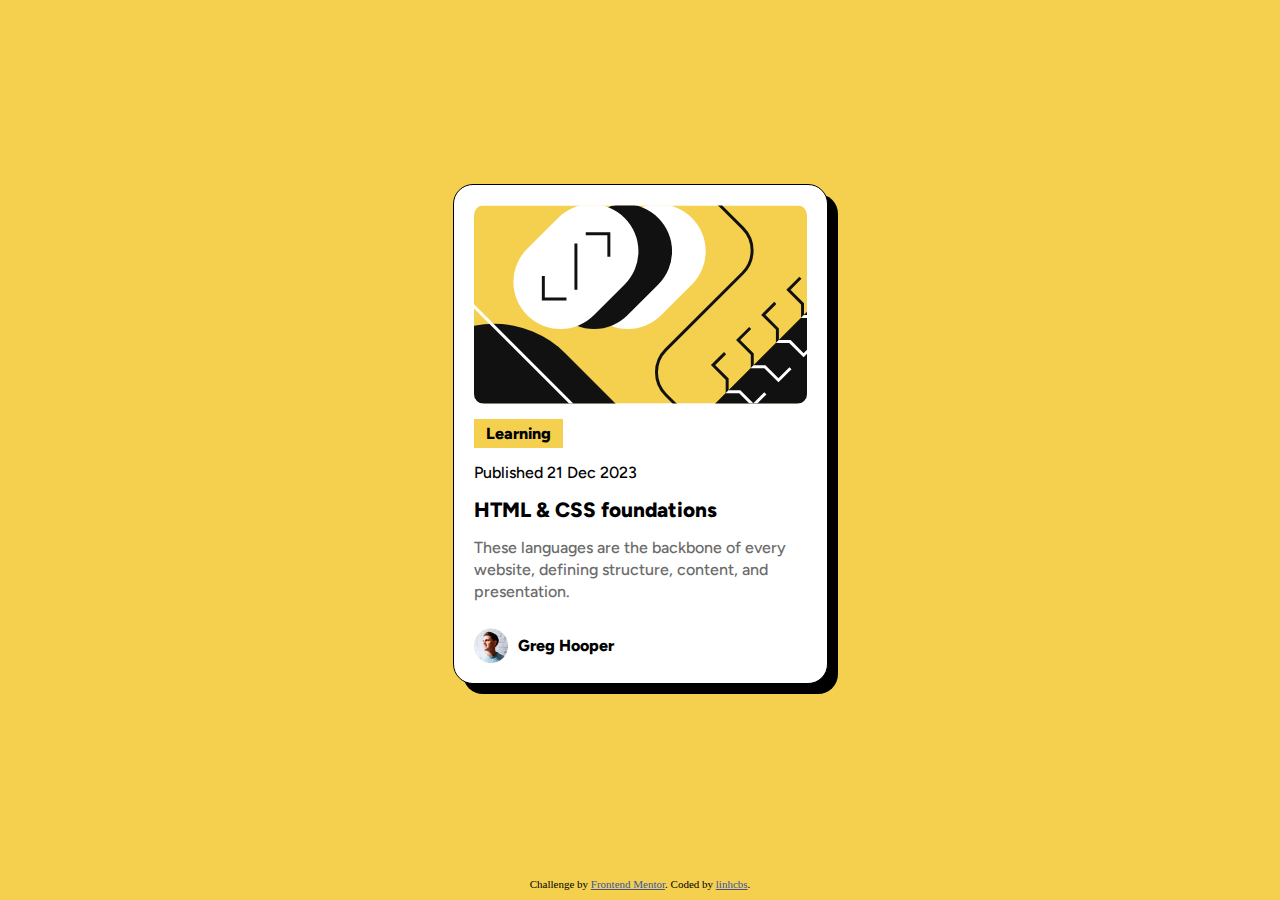
<file: blog-preview-card-main/index.html>
<!DOCTYPE html>
<html lang="en">
  <head>
    <meta charset="UTF-8" />
    <meta name="viewport" content="width=device-width, initial-scale=1.0" />
    <!-- displays site properly based on user's device -->

    <link
      rel="icon"
      type="image/png"
      sizes="32x32"
      href="./assets/images/favicon-32x32.png"
    />

    <title>Frontend Mentor | Blog preview card</title>
    <link rel="stylesheet" href="./style.css" />

    <!-- Feel free to remove these styles or customise in your own stylesheet 👍 -->
    <style>
      .attribution {
        font-size: 11px;
        text-align: center;
      }
      .attribution a {
        color: hsl(228, 45%, 44%);
      }
    </style>
  </head>
  <body>
    <main>
      <div class="card-container">
        <div class="card">
          <img
            class="card__image"
            src="./assets/images/illustration-article.svg"
            alt="illustration-article"
          />
          <div class="card__status figtree-extrabold">
            Learning
          </div>
          <p class="card__publish-date figtree-medium">
            Published 21 Dec 2023
          </p>
          <h3 class="card__title figtree-extrabold">
            HTML & CSS foundations
          </h3>
          <p class="card__introduction figtree-medium">
            These languages are the backbone of every website, defining structure, content, and
            presentation.
          </p>
          <div class="card__author">
            <img class="card__author__image" src="./assets/images/image-avatar.webp" alt="Greg Hooper" >
            <p class="card__author__name figtree-extrabold">Greg Hooper</p>
          </div>
        </div>
      </div>
    </main>
    <footer>
      <div class="attribution">
        Challenge by
        <a href="https://www.frontendmentor.io?ref=challenge" target="_blank"
          >Frontend Mentor</a
        >. Coded by <a href="https://github.com/linhcbs">linhcbs</a>.
      </div>
    </footer>
  </body>
</html>
</file>
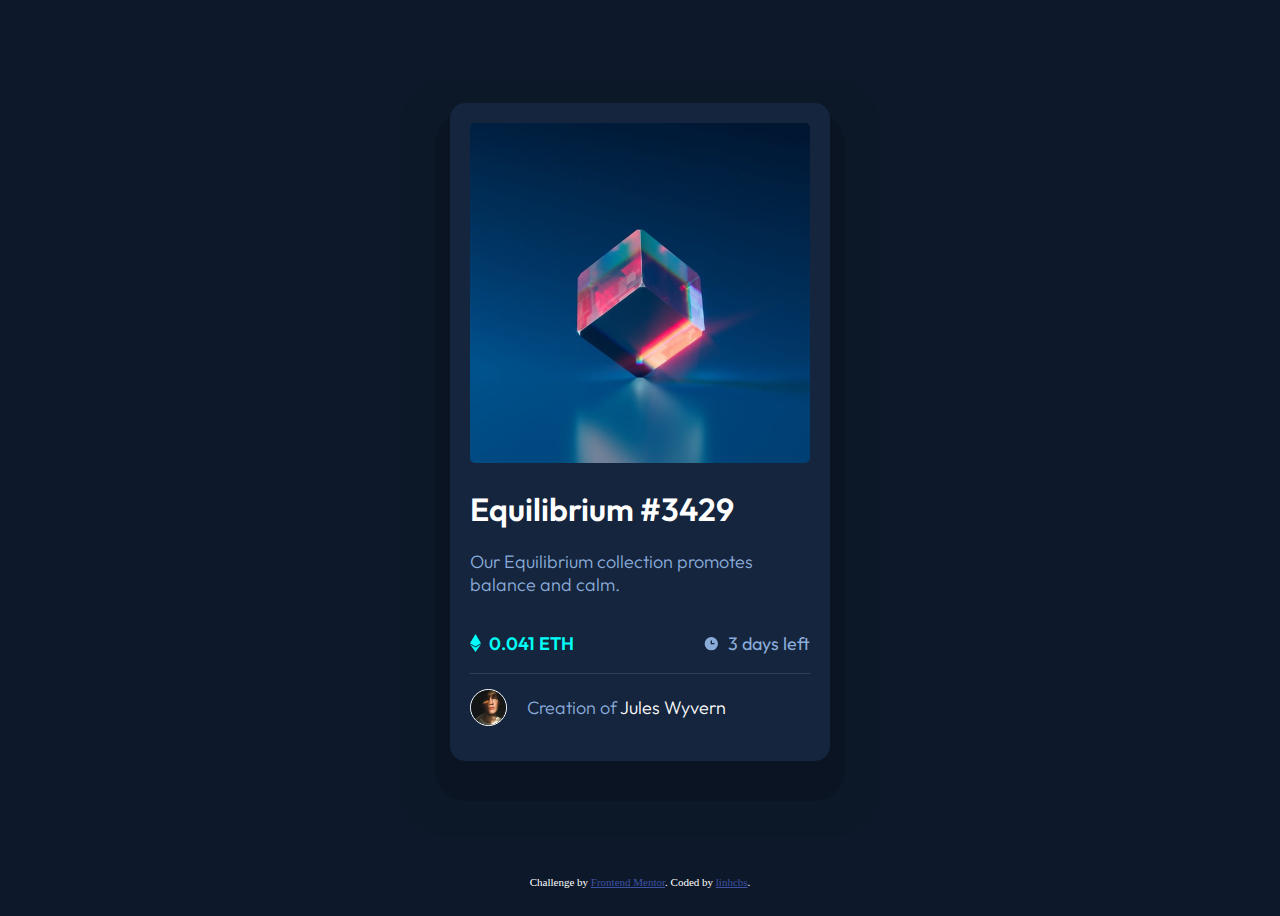
<file: nft-preview-card-component-main/index.html>
<!DOCTYPE html>
<html lang="en">

<head>
  <meta charset="UTF-8">
  <meta name="viewport" content="width=device-width, initial-scale=1.0">
  <!-- displays site properly based on user's device -->

  <link rel="icon" type="image/png" sizes="32x32" href="./images/favicon-32x32.png">
  <link rel="stylesheet" href="./style.css">
  <title>Frontend Mentor | NFT preview card component</title>

  <!-- Feel free to remove these styles or customise in your own stylesheet 👍 -->
  <style>
    .attribution {
      font-size: 11px;
      text-align: center;
    }

    .attribution a {
      color: hsl(228, 45%, 44%);
    }
  </style>
</head>

<body>
  <main>
    <article class="card outfit">
      <div>
        <img src="./images/image-equilibrium.jpg" alt="image-equilibrium" class="card__image" >
        <div class="card__img-overlay">
          <img src="./images/icon-view.svg" alt="view icon">
        </div>
      </div>
      <h1 class="card__name">Equilibrium #3429</h1>
      <p class="card__description">
        Our Equilibrium collection promotes balance and calm.
      </p>
      <div class="card__status-section">
        <p class="card__value">
          <img src="./images/icon-ethereum.svg" alt="">
          0.041 ETH
        </p>
        <p class="card__time">
          <img src="./images/icon-clock.svg" alt="">
          3 days left
        </p>
      </div>
      <div class="card__author-section">
        <img src="./images/image-avatar.png" alt="author avatar" class="card__pfp">
        <p class="card__author-name">
          <span>Creation of</span>
          <span class="card__author">
            Jules Wyvern
          </span>
        </p>
      </div>
    </article>
  </main>
  <footer>
    <div class="attribution">
      Challenge by <a href="https://www.frontendmentor.io?ref=challenge" target="_blank">Frontend Mentor</a>.
      Coded by <a href="https://github.com/linhcbs">linhcbs</a>.
    </div>
  </footer>

  <script defer>
    // Note: this won't work properly if you adjust the screen size using Developer Tool (try to refresh every time you adjust to a new size).
    let img_overlay = document.querySelector(`.card__img-overlay`);
    let img = document.querySelector(`.card__image`);
    let len = img.offsetWidth + "px";

    // Set the size of image-overlay the same as image
    img_overlay.style.height = len;
    img_overlay.style.width = len;

    // Move image-overlay and image on top of each other
    img_overlay.style["margin-top"] = -img.offsetWidth - 5 + "px";

    

  </script>
</body>

</html>
</file>
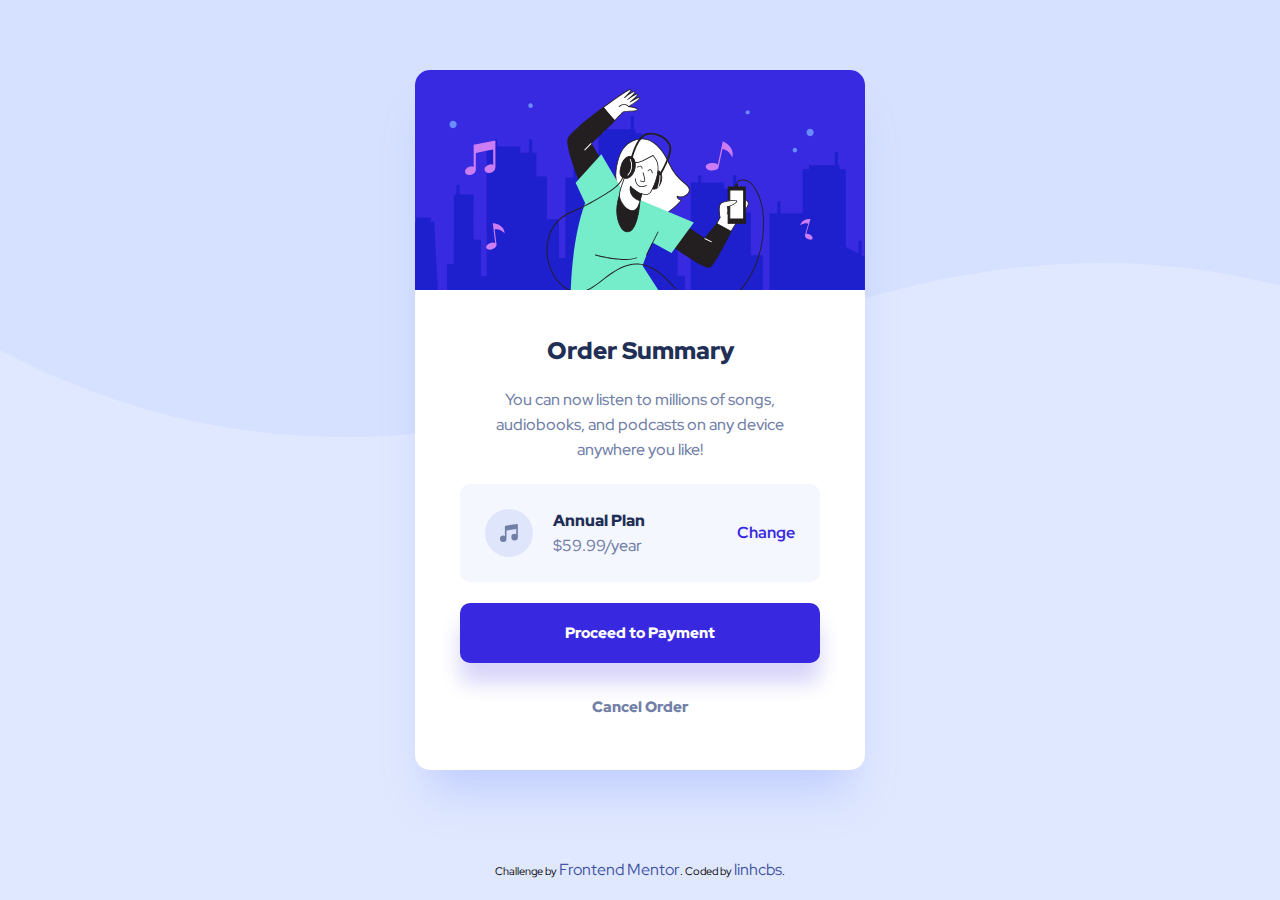
<file: order-summary-component-main/index.html>
<!DOCTYPE html>
<html lang="en">

<head>
  <meta charset="UTF-8">
  <meta name="viewport" content="width=device-width, initial-scale=1.0">
  <!-- displays site properly based on user's device -->

  <link rel="icon" type="image/png" sizes="32x32" href="./images/favicon-32x32.png">
  <link rel="stylesheet" href="./style.css">

  <title>Frontend Mentor | Order summary card</title>

  <!-- Feel free to remove these styles or customise in your own stylesheet 👍 -->
  <style>
    .attribution {
      font-size: 11px;
      text-align: center;
    }

    .attribution a {
      color: hsl(228, 45%, 44%);
    }
  </style>
</head>

<body>
  <main>
    <article class="card">
      <img src="./images/illustration-hero.svg" alt="Happy person" class="card__image--primary">
      <section class="card__section--info">
        <h1 class="card__title--primary">
          Order Summary
        </h1>
        <p class="card__text--primary">
          You can now listen to millions of songs, audiobooks, and podcasts on any
          device anywhere you like!
        </p>
        <section class="card__purchase">
          <div class="flex-center">
            <img src="./images/icon-music.svg" alt="Music icon" class="card__image--purchase">
            <div style="display: flex; flex-direction: column; justify-content: center;">
              <p class="card__title--purchase">Annual Plan</p>
              <p class="card__pricing">$59.99/year</p>
            </div>
          </div>
          <a href="#" class="card__action">Change</a>
        </section>
        <button class="card__button--pay">
          Proceed to Payment
        </button>
        <button class="card__button--cancel">
          Cancel Order
        </button>
      </section>
    </article>
  </main>
  <footer>
    <div class="attribution">
      Challenge by <a href="https://www.frontendmentor.io?ref=challenge" target="_blank">Frontend Mentor</a>.
      Coded by <a href="https://github.com/linhcbs">linhcbs</a>.
    </div>
  </footer>
</body>

</html>
</file>
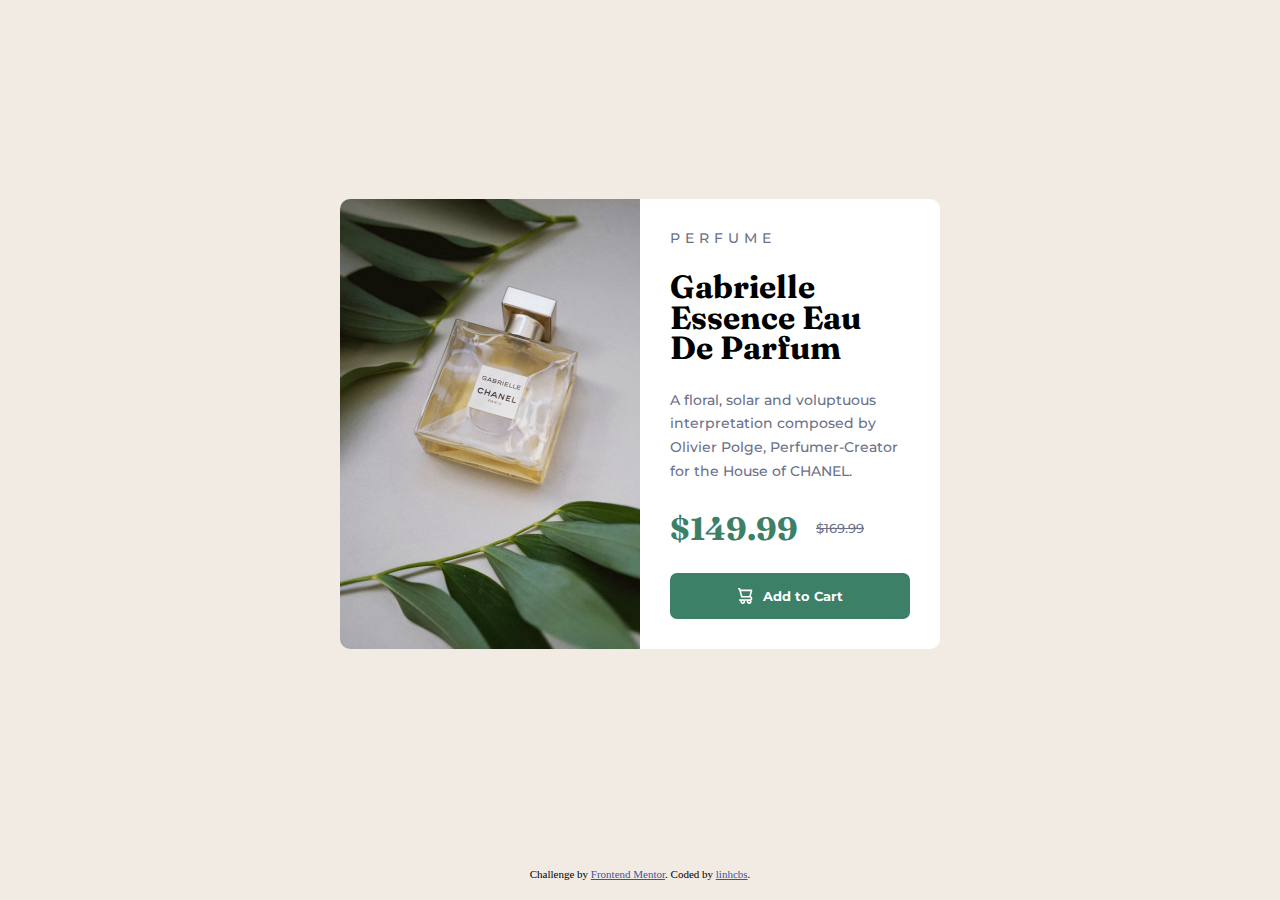
<file: product-preview-card-component-main/index.html>
<!DOCTYPE html>
<html lang="en">

<head>
  <meta charset="UTF-8">
  <meta name="viewport" content="width=device-width, initial-scale=1.0">
  <!-- displays site properly based on user's device -->

  <link rel="icon" type="image/png" sizes="32x32" href="./images/favicon-32x32.png">
  <link rel="stylesheet" href="./style.css">
  <title>Frontend Mentor | Product preview card component</title>

  <!-- Feel free to remove these styles or customise in your own stylesheet 👍 -->
  <style>
    .attribution {
      font-size: 11px;
      text-align: center;
    }

    .attribution a {
      color: hsl(228, 45%, 44%);
    }
  </style>
</head>

<body>

  <main>
    <article class="card">
      <img src="./images/image-product-desktop.jpg" alt="product image" class="card__image--desktop">
      <img src="./images/image-product-mobile.jpg" alt="product image" class="card__image--mobile">
      <div class="card__info-section">
        <p class="card__category">Perfume</p>
        <h1 class="card__name">Gabrielle Essence Eau De Parfum</h1>
        <p class="card__description">
          A floral, solar and voluptuous interpretation composed by Olivier Polge, Perfumer-Creator for the House of
          CHANEL.
        </p>
        <div class="card__price-section">
          <h1 class="card__price--primary">$149.99</h1>
          <sub class="card__price--secondary">$169.99</sub>
        </div>
        <button class="card__btn--add-to-cart">
          <img src="./images/icon-cart.svg" alt="cart icon">
          <span>Add to Cart</span>
        </button>
      </div>
    </article>
  </main>
  <footer>
    <div class="attribution">
      Challenge by <a href="https://www.frontendmentor.io?ref=challenge" target="_blank">Frontend Mentor</a>.
      Coded by <a href="https://github.com/linhcbs">linhcbs</a>.
    </div>
  </footer>
</body>

</html>
</file>
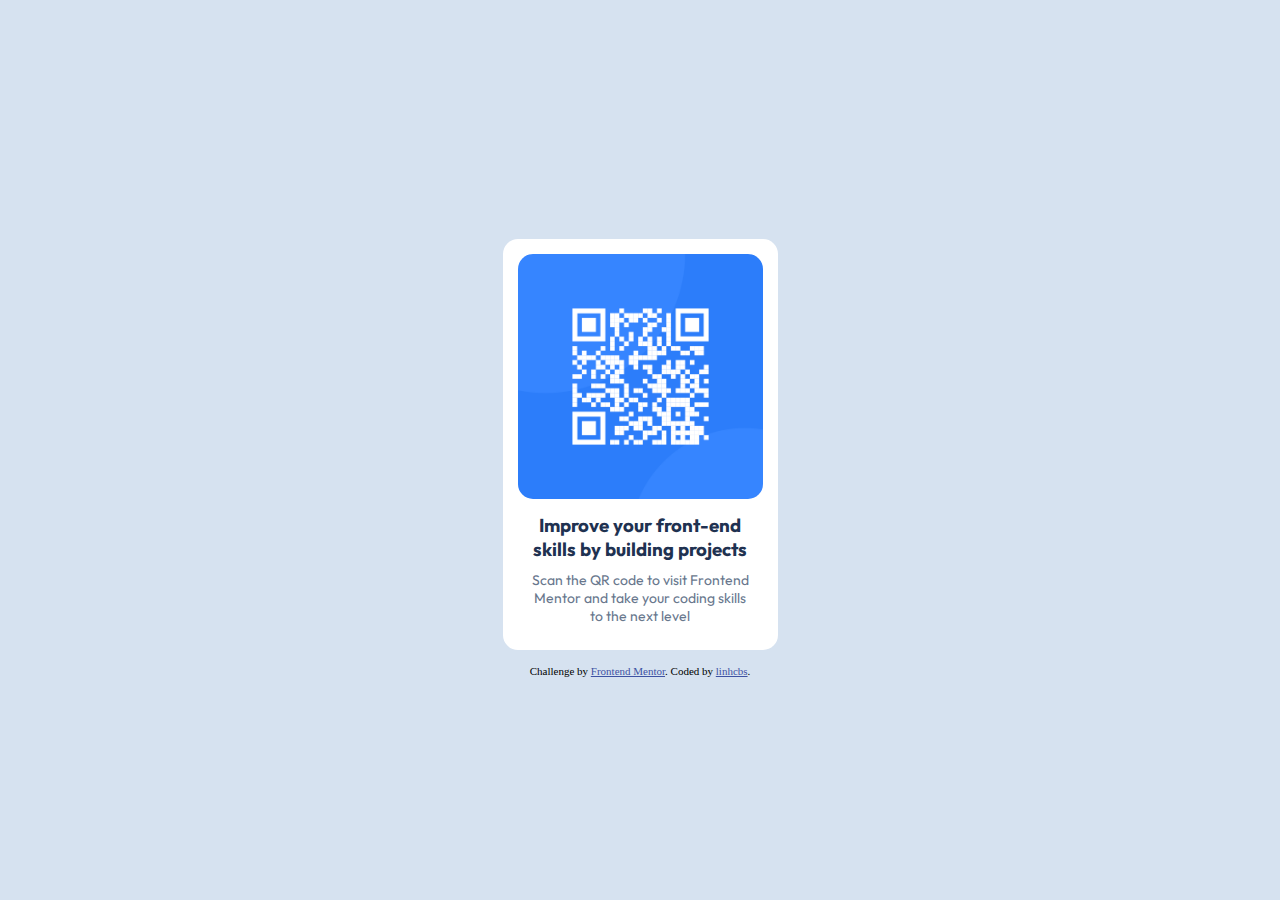
<file: qr-code-component-main/index.html>
<!DOCTYPE html>
<html lang="en">
  <head>
    <meta charset="UTF-8" />
    <meta name="viewport" content="width=device-width, initial-scale=1.0" />
    <!-- displays site properly based on user's device -->

    <link
      rel="icon"
      type="image/png"
      sizes="32x32"
      href="./images/favicon-32x32.png"
    />

    <title>Frontend Mentor | QR code component</title>

    <link rel="stylesheet" href="./style.css" />
    <style>
      .attribution {
        font-size: 11px;
        text-align: center;
      }
      .attribution a {
        color: hsl(228, 45%, 44%);
      }
    </style>
  </head>
  <body>
    <div class="card-container" id="my-solution">
      <div class="card">
        <div class="card__qr-section">
          <img class="card__qr-section__img" src="./images/image-qr-code.png" alt="Frontend Mentor QR code" />
        </div>
        <div class="card__text-section">
          <h3 class="card__text-section__header outfit-bold">
            Improve your front-end skills by building projects
          </h3>

          <p class="card__text-section__paragraph outfit-normal">
            Scan the QR code to visit Frontend Mentor and take your coding
            skills to the next level
          </p>
        </div>
      </div>

      <div class="attribution">
        Challenge by
        <a href="https://www.frontendmentor.io?ref=challenge" target="_blank">Frontend Mentor</a>. 
        Coded by
        <a href="https://github.com/linhcbs" target="_blank">linhcbs</a>.
      </div>
    </div>
  </body>
</html>
</file>
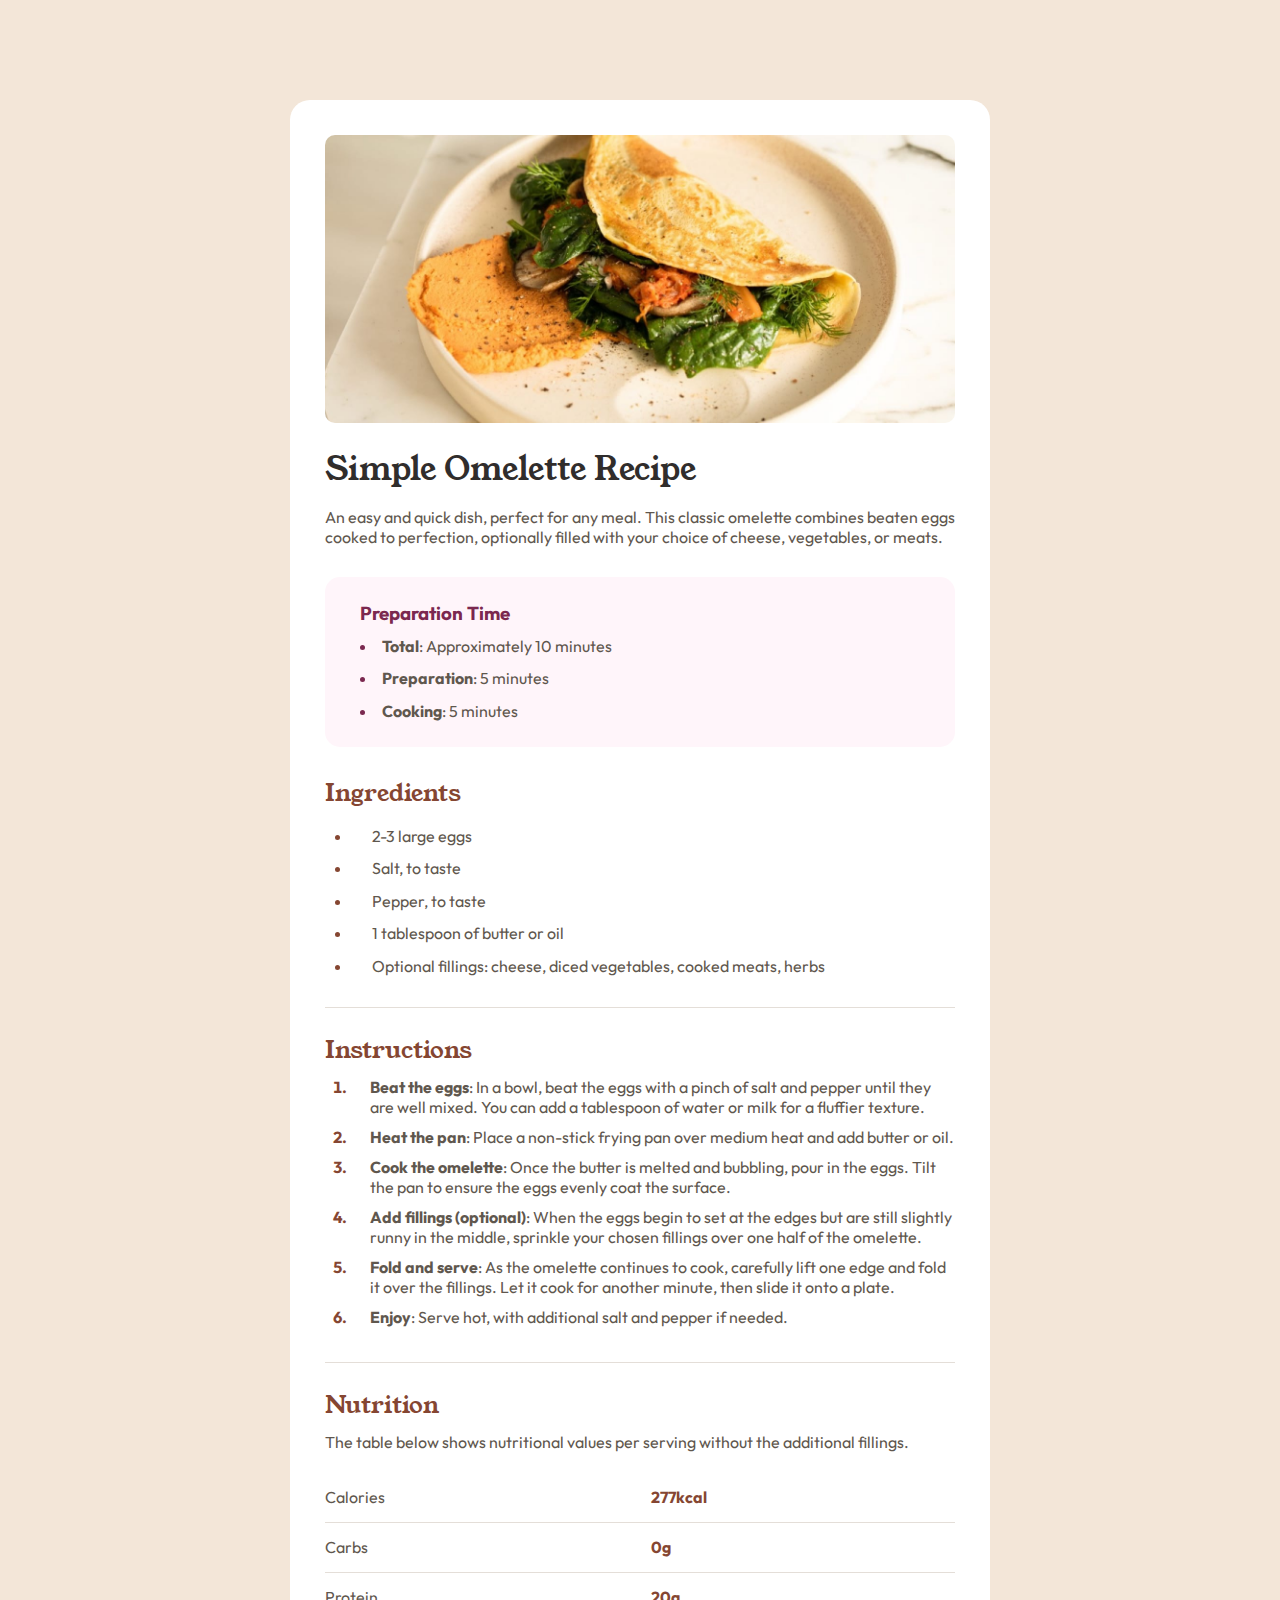
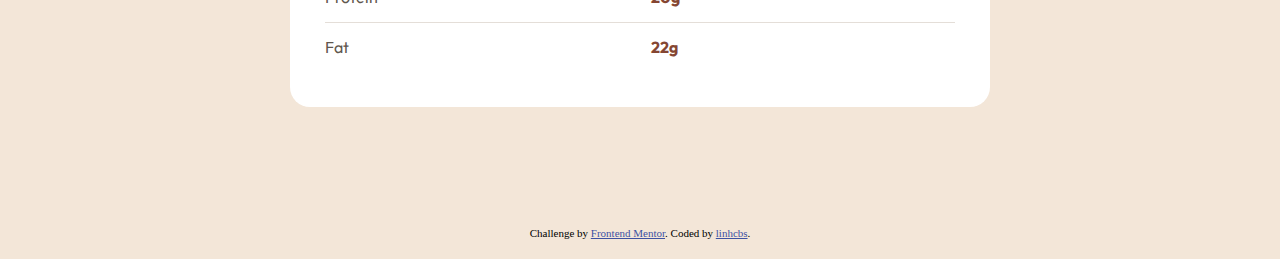
<file: recipe-page-main/index.html>
<!DOCTYPE html>
<html lang="en">

<head>
  <meta charset="UTF-8">
  <meta name="viewport" content="width=device-width, initial-scale=1.0">
  <!-- displays site properly based on user's device -->

  <link rel="icon" type="image/png" sizes="32x32" href="./assets/images/favicon-32x32.png">
  <link rel="stylesheet" href="./style.css">

  <title>Frontend Mentor | Recipe page</title>

  <!-- Feel free to remove these styles or customise in your own stylesheet 👍 -->
  <style>
    .attribution {
      font-size: 11px;
      text-align: center;
    }

    .attribution a {
      color: hsl(228, 45%, 44%);
    }
  </style>
</head>

<body>
  <main>
    <div class="recipe-container recipe">
      <img class="recipe__image" src="./assets/images/image-omelette.jpeg" alt="Omelette Image">
      <div class="recipe-info">

        <h1 class="recipe__title young-serif-regular stone-900">Simple Omelette Recipe</h1>
        <p class="recipe__overview outfit-regular stone-600">
          An easy and quick dish, perfect for any meal. This classic omelette combines beaten eggs cooked
          to perfection, optionally filled with your choice of cheese, vegetables, or meats.
        </p>
        <section class="recipe__preparation-time">
          <h3 class="preparation-time__title outfit-bold rose-800">Preparation Time</h3>
          <ul class="preparation-time__items stone-600">
            <li class="preparation-time__item outfit-regular">
              <strong class="outfit-bold stone-600">Total</strong>: Approximately 10 minutes
            </li>
            <li class="preparation-time__item outfit-regular">
              <strong class="outfit-bold stone-600">Preparation</strong>: 5 minutes
            </li>
            <li class="preparation-time__item outfit-regular">
              <strong class="outfit-bold stone-600">Cooking</strong>: 5 minutes
            </li>
          </ul>
        </section>
        <section class="recipe__ingredients">
          <h2 class="ingredients__title young-serif-regular brown-800">Ingredients</h2>
          <ul class="ingredients__items  outfit-regular stone-600">
            <li class="ingredients__item"><span>
                2-3 large eggs</span>
            </li>
            <li class="ingredients__item"><span>
                Salt, to taste</span>
            </li>
            <li class="ingredients__item"><span>
                Pepper, to taste</span>
            </li>
            <li class="ingredients__item"><span>
                1 tablespoon of butter or oil</span>
            </li>
            <li class="ingredients__item"><span>
                Optional fillings: cheese, diced vegetables, cooked meats, herbs</span>
            </li>
          </ul>
        </section>
        <section class="recipe__instructions stone-600">
          <h2 class="instructions__title young-serif-regular brown-800">Instructions</h2>
          <ol class="instructions__items outfit-regular" type="1">
            <li class="instructions__item"><span>
                <strong>Beat the eggs</strong>: In a bowl, beat the eggs with a pinch of salt
                and pepper until
                they are well mixed.
                You can add a tablespoon of water or milk for a fluffier texture.
              </span></li>
            <li class="instructions__item"><span><strong>Heat the pan</strong>: Place a non-stick frying pan over medium
                heat
                and add butter or
                oil.
              </span></li>
            <li class="instructions__item"><span><strong>Cook the omelette</strong>: Once the butter is melted and
                bubbling,
                pour in the eggs.
                Tilt the pan to ensure
                the eggs evenly coat the surface.
              </span></li>
            <li class="instructions__item"><span><strong>Add fillings (optional)</strong>: When the eggs begin to set at
                the
                edges but are still
                slightly runny in the
                middle, sprinkle your chosen fillings over one half of the omelette.
              </span></li>
            <li class="instructions__item"><span><strong>Fold and serve</strong>: As the omelette continues to cook,
                carefully
                lift one edge and
                fold it over the
                fillings. Let it cook for another minute, then slide it onto a plate.
              </span></li>
            <li class="instructions__item"><span><strong>Enjoy</strong>: Serve hot, with additional salt and pepper if
                needed.
              </span></li>
          </ol>
        </section>
        <section class="recipe__nutrition outfit-regular stone-600">
          <h2 class="nutrition__title young-serif-regular brown-800 ">Nutrition</h2>
          <p class="nutrition__description">
            The table below shows nutritional values per serving without the additional fillings.
          </p>
          <table class="nutrition__nutrition-table ">
            <tbody>
              <tr>
                <td class="nutrition-table__content">Calories</td>
                <td class="nutrition-table__amount brown-800 outfit-bold">277kcal</td>
              </tr>
              <tr>
                <td class="nutrition-table__content">Carbs</td>
                <td class="nutrition-table__amount brown-800 outfit-bold">0g</td>
              </tr>
              <tr>
                <td class="nutrition-table__content">Protein</td>
                <td class="nutrition-table__amount brown-800 outfit-bold">20g</td>
              </tr>
              <tr>
                <td class="nutrition-table__content">Fat</td>
                <td class="nutrition-table__amount brown-800 outfit-bold">22g</td>
              </tr>
            </tbody>
          </table>
        </section>
      </div>
    </div>
  </main>

  <footer style="margin: 20px;">
    <div class="attribution">
      Challenge by <a href="https://www.frontendmentor.io?ref=challenge" target="_blank">Frontend Mentor</a>.
      Coded by <a href="https://github.com/linhcbs">linhcbs</a>.
    </div>
  </footer>
</body>

</html>
</file>
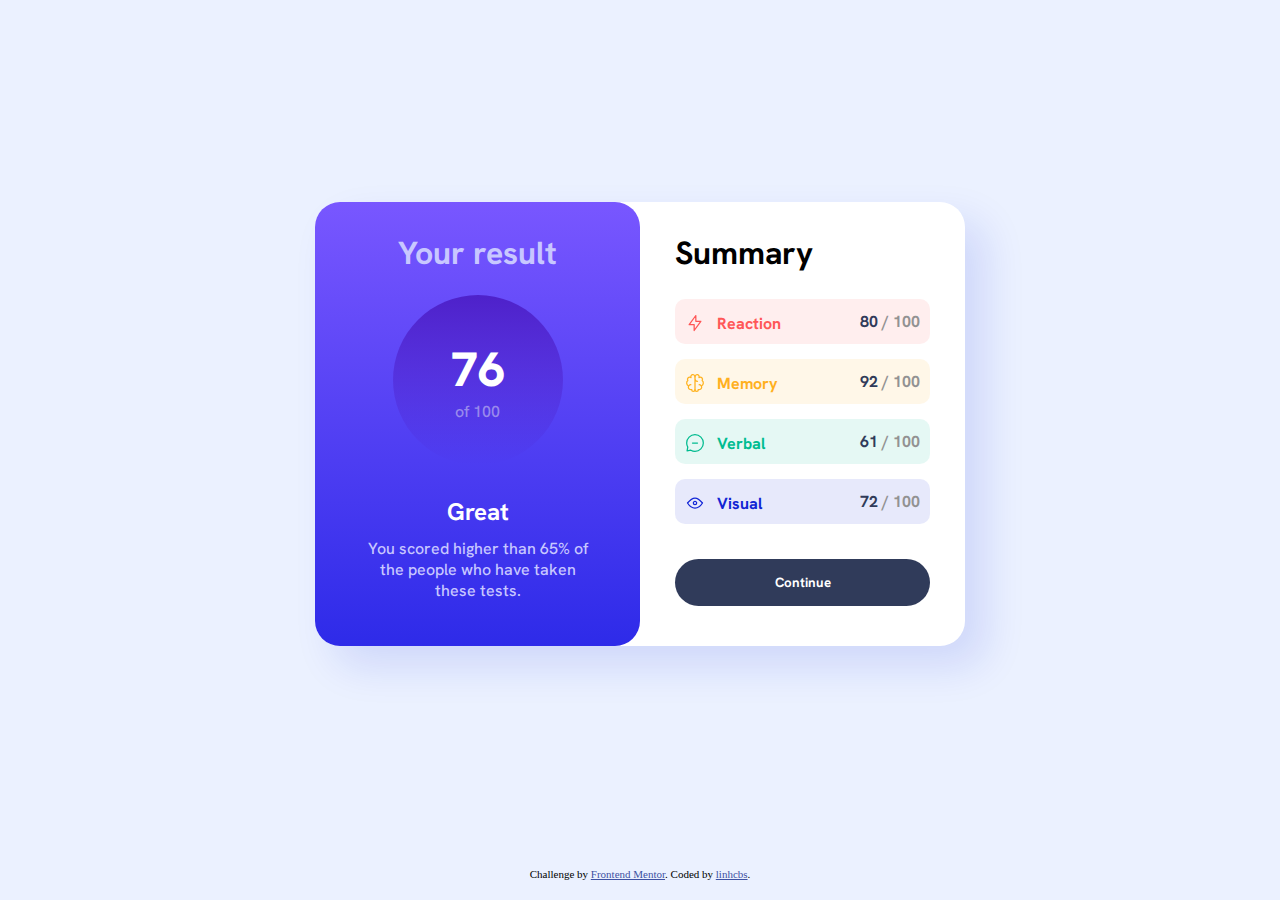
<file: results-summary-component-main/index.html>
<!DOCTYPE html>
<html lang="en">

<head>
  <meta charset="UTF-8">
  <meta name="viewport" content="width=device-width, initial-scale=1.0">
  <!-- displays site properly based on user's device -->

  <link rel="icon" type="image/png" sizes="32x32" href="./assets/images/favicon-32x32.png">
  <link rel="stylesheet" href="./style.css">

  <title>Frontend Mentor | Results summary component</title>

  <!-- Feel free to remove these styles or customise in your own stylesheet 👍 -->
  <style>
    .attribution {
      font-size: 11px;
      text-align: center;
    }

    .attribution a {
      color: hsl(228, 45%, 44%);
    }
  </style>
</head>

<body>

  <main>
    <article class="card">
      <section class="card-result">
        <h1 class="card-result-title">Your result</h1>
        <div class="card-result-points">
          <p class="card-result-mark">76</p>
          <p class="card-result-fullmark">of 100</p>
        </div>
        <h2 class="card-result-grade">Great</h2>
        <p class="card-result-comment">You scored higher than 65% of the people who have taken these tests.</p>

      </section>
      <section class="card-summary">
        <h1>Summary</h1>
        <ul class="card-summary__ol--skills">
          <li class="card-summary__ol--skill skill-reaction">
            <p>
              <img src="./assets/images/icon-reaction.svg" alt="Reaction Icon">
              Reaction
            </p>
            <p>
              <span>80</span> / 100
            </p>
          </li>
          <li class="card-summary__ol--skill skill-memory">
            <p>
              <img src="./assets/images/icon-memory.svg" alt="Memory Icon">
              Memory
            </p>
            <p>
              <span>92</span> / 100
            </p>
          </li>
          <li class="card-summary__ol--skill skill-verbal">
            <p>
              <img src="./assets/images/icon-verbal.svg" alt="Verbal Icon">
              Verbal
            </p>
            <p>
              <span>61</span> / 100
            </p>
          </li>
          <li class="card-summary__ol--skill skill-visual">
            <p>
              <img src="./assets/images/icon-visual.svg" alt="Visual Icon">
              Visual
            </p>
            <p>
              <span>72</span> / 100
            </p>
          </li>
        </ul>
        <button class="card-summary__btn--continue">Continue</button>
      </section>
    </article>
  </main>

  <footer>
    <div class="attribution">
      Challenge by <a href="https://www.frontendmentor.io?ref=challenge" target="_blank">Frontend Mentor</a>.
      Coded by <a href="https://github.com/linhcbs">linhcbs</a>.
    </div>
  </footer>
</body>

</html>
</file>
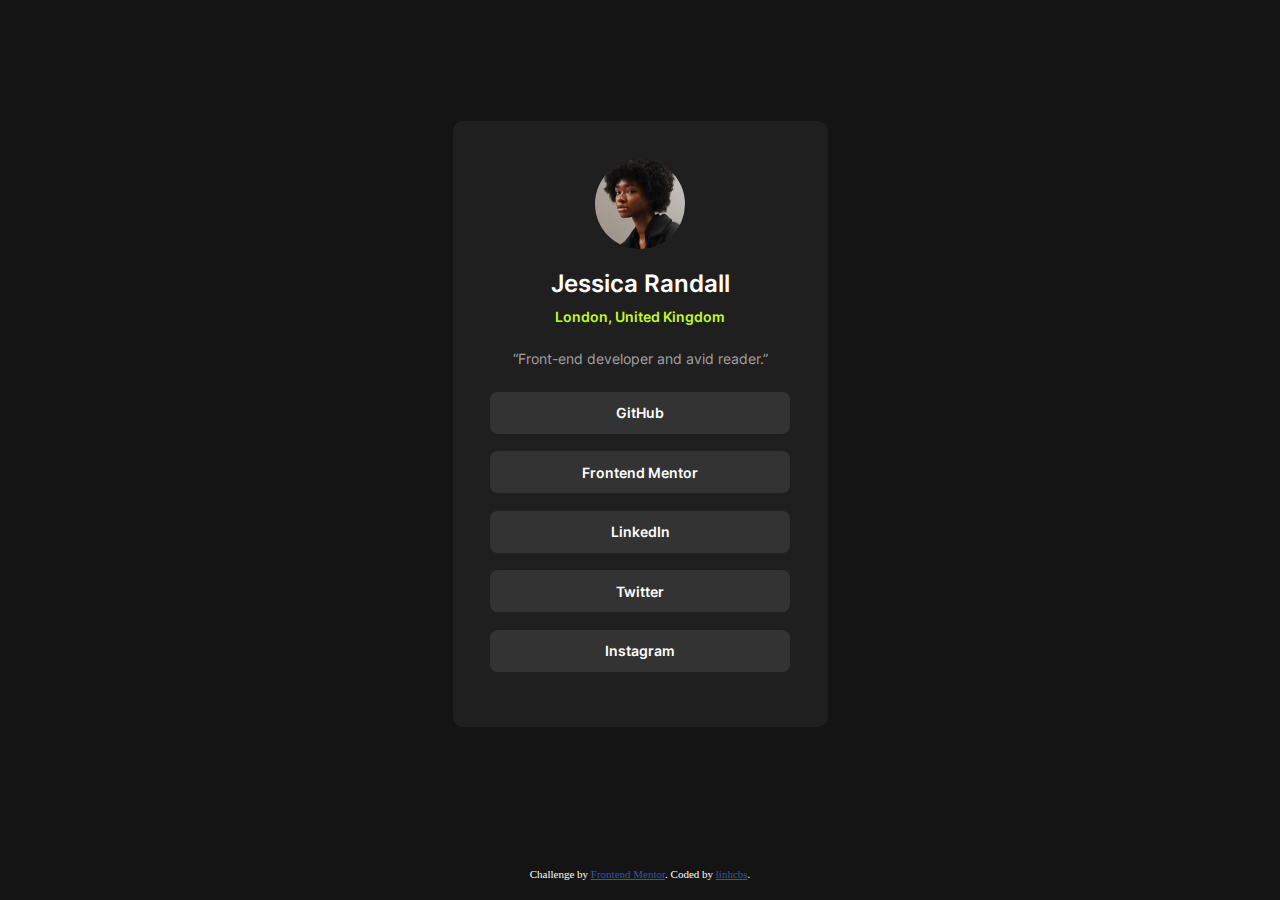
<file: social-links-profile-main/index.html>
<!DOCTYPE html>
<html lang="en">
  <head>
    <meta charset="UTF-8" />
    <meta name="viewport" content="width=device-width, initial-scale=1.0" />
    <!-- displays site properly based on user's device -->

    <link
      rel="icon"
      type="image/png"
      sizes="32x32"
      href="./assets/images/favicon-32x32.png"
    />
    <link rel="stylesheet" href="./style.css" />

    <title>Frontend Mentor | Social links profile</title>

    <style>
      .attribution {
        font-size: 11px;
        text-align: center;
      }
      .attribution a {
        color: hsl(228, 45%, 44%);
      }
    </style>
  </head>
  <body>
    <main>
      <div class="profile-card-container">
        <div class="profile-card">
          <img
            class="profile-card__profile-picture"
            src="./assets/images/avatar-jessica.jpeg"
            alt="Jessica Randall avatar"
          />
          <h2 class="profile-card__name inter-semibold">Jessica Randall</h2>
          <p class="profile-card__location inter-semibold">London, United Kingdom</p>
          <q class="profile-card__quote inter-regular"
            >Front-end developer and avid reader.</q
          >

          <ul class="profile-card__links inter-semibold">
            <li>
              <a class="profile-card__link" href="#">GitHub</a>
            </li>
            <li>
              <a class="profile-card__link" href="#">Frontend Mentor</a>
            </li>
            <li>
              <a class="profile-card__link" href="#">LinkedIn</a>
            </li>
            <li>
              <a class="profile-card__link" href="#">Twitter</a>
            </li>
            <li>
              <a class="profile-card__link" href="#">Instagram</a>
            </li>
          </ul>
        </div>
      </div>
    </main>

    <footer style="background-color: var(--profile-card-container-bg-color); color: white; padding: 20px">
      <div class="attribution">
        Challenge by
        <a href="https://www.frontendmentor.io?ref=challenge" target="_blank"
          >Frontend Mentor</a
        >. Coded by <a href="https://github.com/linhcbs/">linhcbs</a>.
      </div>
    </footer>
  </body>
</html>
</file>
<file: blog-preview-card-main/style.css>
/* Import */
@font-face {
  font-family: "Figtree";
  font-weight: 500;
  src: url("./assets/fonts/static/Figtree-Medium.ttf") format("truetype");
}

@font-face {
  font-family: "Figtree";
  font-weight: 800;
  src: url("./assets/fonts/static/Figtree-ExtraBold.ttf") format("truetype");
}

.figtree-medium {
  font-family: "Figtree", "Gill Sans", "Gill Sans MT", Calibri, "Trebuchet MS",
    sans-serif;
  font-weight: 500;
}

.figtree-extrabold {
  font-family: "Figtree", "Gill Sans", "Gill Sans MT", Calibri, "Trebuchet MS",
    sans-serif;
  font-weight: 800;
}

/* Variables */
:root {
  --yellow: hsl(47, 88%, 63%);
  --white: hsl(0, 0%, 100%);
  --gray-500: hsl(0, 0%, 42%);
  --gray-950: hsl(0, 0%, 7%);
  --p-size: 16px;
}

/* Reset */
* {
  margin: 0;
  padding: 0;
  box-sizing: border-box;
}

/* Main */
body{
    width: 100vw;
    height: 100vh;
    display: flex;
    flex-direction: column;
}

main {
    flex-grow: 1;
}

footer{
    background-color: var(--yellow);
    padding: 10px;
}

.card-container{
    width: 100%;
    height: 100%;
    background-color: var(--yellow);
    display: flex;
    justify-content: center;
    align-items: center;
}

.card{
    background-color: var(--white);
    border-radius: 20px;
    border: 1px solid black;
    padding: 20px;
    margin: 25px;
    box-shadow: 10px 10px 0 black;
    max-width: 375px;
    height: 500px;
    
    display: flex;
    flex-direction: column;
    justify-content: space-between;
}

.card__image{
    width: 100%;
    border-radius: 10px;
}

.card__status{
    background-color: var(--yellow);
    width: fit-content;
    font-size: 16px;
    padding: 5px 12px 5px 12px;
}

.card__publish-date{
    font-size: 16px;
}

.card__title{
    font-size: 1.3em;
}

.card__title:hover{
    color: var(--yellow);
    cursor: pointer;
}

.card__introduction{
    color: var(--gray-500);
    line-height: 22px;
    font-size: 16px;
}

.card__author{
    display: flex;
    align-items: center;
    margin-top: 10px;
}

.card__author__image{
    height: 35px;
}

.card__author__name {
    margin-left: 10px;
    font-size: 16px;
}
</file>
<file: nft-preview-card-component-main/style.css>
/* Imports */
@import url("https://fonts.googleapis.com/css2?family=Outfit:wght@100..900&display=swap");

/* 300, 400, 600 */
.outfit {
  font-family: "Outfit", serif;
  font-optical-sizing: auto;
  font-style: normal;
}

/* Variables */
:root {
  /* Primary Colors */
  --soft-blue: hsl(215, 51%, 70%);
  --cyan: hsl(178, 100%, 50%);

  /* Neutral Colors */
  --very-dark-blue-bg: hsl(217, 54%, 11%);
  --very-dark-blue-card-bg: hsl(216, 50%, 16%);
  --very-dark-blue-line: hsl(215, 32%, 27%);
  --white: hsl(0, 0%, 100%);

  /* Typography */
  --p-size: 18px;
}

/* Main */
body {
  background-color: var(--very-dark-blue-bg);
  height: 100vh;
  display: flex;
  flex-direction: column;
}

main {
  flex-grow: 1;
  display: flex;
  justify-content: center;
  align-items: center;
}

footer {
  margin: 20px;
  color: white;
}

p {
    font-size: var(--p-size);
}

.card{
    color: var(--white);
    background-color: var(--very-dark-blue-card-bg);
    padding: 20px;
    border-radius: 15px;
    max-width: 340px;
    margin: 15px;
    box-shadow: 0px 25px 0px 15px rgba(0, 0, 0, 0.1),
    0px 25px 0px 50px rgba(0, 0, 0, 0.06);
}

.card__image{
    position: relative;
    width: 100%;
    border-radius: 5px;
}

.card__name{
    font-weight: 600;
}

.card__description, .card__author-name span:first-child{
    color: var(--soft-blue);
    font-weight: 300;
}

.card__status-section{
    display: flex;
    justify-content: space-between;
    align-items: center;
}

.card__status-section img{
    position: relative;
    bottom: -2px;
    margin-right: 4px;
}

.card__value{
    color: var(--cyan);
    font-weight: 600;
}

.card__time{
    color: var(--soft-blue);
}

.card__author-section{
    display: flex;
    justify-content: start;
    align-items: center;
    border-top: 1px solid var(--very-dark-blue-line);
    padding: 4px 0px;
    font-weight: 300;
}

.card__pfp{
    height: 35px;
    border: 1px solid white;
    border-radius: 50%;
    margin-right: 20px;
}
/* Interactive stuffs */
.card__author:hover, .card__name:hover{
    cursor: pointer;
    color: var(--cyan);
}

.card__img-overlay{
    background-color: hsla(178, 100%, 50%, 0.5);
    border-radius: 5px;
    display: flex;
    justify-content: center;
    align-items: center;
    position: absolute;
    visibility: hidden;
    opacity: 0;
    transition-duration: 0.2s;
}

.card__image:hover{
    cursor: pointer;
}

.card__image:hover + .card__img-overlay{
    visibility: visible;
    opacity: 1;
    /* display: flex; */
    pointer-events: none;
}
</file>
<file: order-summary-component-main/style.css>
/* Imports */
@import url("https://fonts.googleapis.com/css2?family=Red+Hat+Display:ital,wght@0,300..900;1,300..900&display=swap");

/* 500, 700, 900 */
.red-hat-display {
  font-family: "Red Hat Display", serif;
  font-optical-sizing: auto;
  font-style: normal;
}

/* Reset */
* {
  padding: 0;
  margin: 0;
  box-sizing: border-box;
}

/* Variables */
:root {
  /* Primary Colors */
  --color-pale-blue: hsl(225, 100%, 94%);
  --color-bright-blue: hsl(245, 75%, 52%);

  /* Neutral Colors */
  --color-very-pale-blue: hsl(225, 100%, 98%);
  --color-desaturated-blue: hsl(224, 23%, 55%);
  --color-dark-blue: hsl(223, 47%, 23%);
  --color-shadow: hsla(228, 92%, 77%, 0.4);

  /* Typography */
  --font-size-p: 16px;
}

/* Layout */
body {
  height: 100vh;
  background-image: url("./images/pattern-background-desktop.svg");
  background-repeat: repeat-x;
  background-color: var(--color-pale-blue);
  font-family: "Red Hat Display", serif;
  display: flex;
  flex-direction: column;
}

main {
  flex-grow: 1;
  display: flex;
  justify-content: center;
  align-items: center;
}

footer {
  padding: 20px;
}
p,
a,
span {
  font-size: var(--font-size-p);
}

a{
    text-decoration: none;
}

.flex-center {
  display: flex;
  justify-content: center;
  align-items: center;
}

/* Main */
h1,
.card__title--purchase {
  font-weight: 900;
  color: var(--color-dark-blue);
}

.card {
  background-color: white;
  border-radius: 15px;
  box-shadow: 0px 35px 40px -15px var(--color-shadow);
  margin: 25px;
  max-width: 550px;
}

.card__image--primary {
  width: 100%;
  border-radius: 15px 15px 0px 0px;
}

.card__section--info {
  height: 475px;
  width: 100%;
  padding: 40px 45px;
  display: flex;
  flex-direction: column;
  justify-content: space-between;
  align-items: center;
}

.card__title--primary {
  font-size: 1.5em;
}
.card__text--primary {
  color: var(--color-desaturated-blue);
  font-weight: 500;
  text-align: center;
  line-height: 25px;
  max-width: 300px;
}

.card__purchase {
  width: 100%;
  display: flex;
  flex-direction: row;
  justify-content: space-between;
  align-items: center;
  background-color: var(--color-very-pale-blue);
  border-radius: 10px;
  padding: 25px;
}

.card__image--purchase {
  margin-right: 20px;
}

.card__pricing {
  color: var(--color-desaturated-blue);
  font-weight: 500;
  margin-top: 4px;
}

.card__action {
  color: var(--color-bright-blue);
  font-weight: 700;
}

.card button {
  width: 100%;
  font-weight: 900;
  font-family: "Red Hat Display", serif;
  cursor: pointer;
  font-size: 15px;
}

.card__button--pay {
  background-color: var(--color-bright-blue);
  color: white;
  border-radius: 10px;
  outline: none;
  border: none;
  padding: 20px;

  box-shadow: 0px 20px 20px hsla(245, 75%, 52%, 0.2);
}

.card__button--cancel {
  background-color: transparent;
  outline: none;
  border: none;
  color: var(--color-desaturated-blue);
  padding: 12.5px;
}

/* Events */
.card__action:hover{
    color: hsla(245, 75%, 52%, 0.7); /* Bright blue but paler */
}

.card__button--pay:hover{
    background-color: hsla(245, 75%, 52%, 0.7);
}

.card__button--cancel:hover{
    color: black;
}

.card__action:active{
    color: var(--color-bright-blue);
}
.card__button--pay:active{
    background-color: var(--color-bright-blue);
}
.card__button--cancel:active{
    color: var(--color-desaturated-blue);
}

/* Responsive things */
@media screen and (max-width: 425px) {
  .card__section--info {
    padding: 40px 25px;
  }
  .card__purchase{
    padding: 15px;
  }
  .card__title--purchase, .card__pricing, .card__action{
    font-size: 14px;
  }
  .card__image--purchase{
    height: 40px;
  }
}
</file>
<file: product-preview-card-component-main/style.css>
/* Imports */
@import url("https://fonts.googleapis.com/css2?family=Hanken+Grotesk:ital,wght@0,100..900;1,100..900&family=Inter:ital,opsz,wght@0,14..32,100..900;1,14..32,100..900&family=Montserrat:ital,wght@0,100..900;1,100..900&family=Outfit:wght@100..900&family=Young+Serif&display=swap");
@import url("https://fonts.googleapis.com/css2?family=Fraunces:ital,opsz,wght@0,9..144,100..900;1,9..144,100..900&family=Montserrat:ital,wght@0,100..900;1,100..900&display=swap");

/* 500, 700 */
.montserrat {
  font-family: "Montserrat", serif;
  font-optical-sizing: auto;
  font-style: normal;
}

/* 700 */
.fraunces {
  font-family: "Fraunces", serif;
  font-optical-sizing: auto;
  font-style: normal;
  font-weight: 700;
  font-variation-settings: "SOFT" 0, "WONK" 0;
}

/* Reset */
* {
  margin: 0;
  padding: 0;
  box-sizing: border-box;
}

/* Variables */

:root {
  --dark-cyan: hsl(158, 36%, 37%);
  --cream: hsl(30, 38%, 92%);

  /* Neutral */
  --very-dark-blue: hsl(212, 21%, 14%);
  --dark-grayish-blue: hsl(228, 12%, 48%);
  --white: hsl(0, 0%, 100%);

  --p-size: 14px;
}

/* Main */
body {
  background-color: var(--cream);
  height: 100vh;
  display: flex;
  flex-direction: column;
}

main {
  flex-grow: 1;
  display: flex;
  justify-content: center;
  align-items: center;
  padding: 15px;
}

footer {
  margin: 20px;
}

/* Card */
.card {
  display: flex;
  background-color: var(--white);
  border-radius: 10px;
  max-width: 600px;
}

.card__image--desktop {
  width: 50%;
  border-radius: 10px 0px 0px 10px;
}

.card__image--mobile {
  width: 100%;
  border-radius: 10px 10px 0px 0px;
}

.card__info-section {
  display: flex;
  flex-direction: column;
  justify-content: space-between;
  padding: 30px;
}

.card__category {
  font-family: "Montserrat", sans-serif;
  text-transform: uppercase;
  letter-spacing: 5px;
  font-size: var(--p-size);
  color: var(--dark-grayish-blue);
  font-weight: 500;
}

.card__name {
  font-family: "Fraunces", serif;
  font-size: 2em;
  line-height: 95%;
}

.card__description {
  font-family: "Montserrat", sans-serif;
  font-size: var(--p-size);
  color: var(--dark-grayish-blue);
  font-weight: 500;
  line-height: 170%;
}

.card__price-section {
  display: flex;
  align-items: center;
}

.card__price--primary {
  font-family: "Fraunces", serif;
  font-size: 2em;
  color: var(--dark-cyan);
  margin-right: 18px;
}

.card__price--secondary {
  font-family: "Montserrat", sans-serif;
  color: var(--dark-grayish-blue);
  font-weight: 500;
  text-decoration: line-through;
}

.card__btn--add-to-cart {
  border: none;
  outline: none;
  background-color: var(--dark-cyan);
  color: var(--white);
  font-family: "Montserrat", sans-serif;
  font-weight: 700;
  display: flex;
  align-items: center;
  justify-content: center;
  padding: 15px;
  border-radius: 7px;
}

.card__btn--add-to-cart:hover {
  cursor: pointer;
  background-color: rgb(0, 125, 0);
}

.card__btn--add-to-cart:active {
  background-color: var(--very-dark-blue);
}

.card__btn--add-to-cart img {
  margin-right: 10px;
}

/* Responsive */

@media screen and (max-width: 600px) {
  .card__image--desktop {
    display: none;
  }
  .card__image--mobile {
    display: block;
  }
  .card {
    flex-direction: column;
  }

  .card__name,
  .card__description,
  .card__price-section {
    margin: 15px 0px;
  }
}

@media screen and (min-width: 600px) {
  .card__image--desktop {
    display: block;
  }
  .card__image--mobile {
    display: none;
  }
}
</file>
<file: qr-code-component-main/style.css>
/* Import*/
@import url('https://fonts.googleapis.com/css2?family=Outfit:wght@100..900&display=swap');

/* Variables */
:root {
    --card-container-bg-color: hsl(212, 45%, 89%);
    --card-bg-color: white;
    --header-text-color: hsl(218, 44%, 22%);
    --normal-text-color: hsl(216, 15%, 48%);
    --p-fontsize: 15px;
}

/* Reset */
* {
    margin: 0;
    padding: 0;
    box-sizing: border-box;
}

/* Main */
.outfit-bold {
    font-family: "Outfit", serif;
    font-optical-sizing: auto;
    font-weight: 700;
    font-style: normal;
}

.outfit-normal {
    font-family: "Outfit", serif;
    font-optical-sizing: auto;
    font-weight: 400;
    font-style: normal;
}

/*  */
@media screen and (max-width: 375px) {
    .card {
        width: 90%;
    }
}
@media screen and (min-width: 376px) {
    .card {
        width: 275px;
    }
}

.card-container {
    background-color: var(--card-container-bg-color);
    width: 100vw;
    height: 100vh;
    display: flex;
    flex-direction: column;
    justify-content: center;
    align-items: center;
    padding: 10px;
}

.card{
    background-color: var(--card-bg-color);
    height: fit-content;
    padding: 15px;
    border-radius: 15px;
    margin: 15px;
}

.card__text-section{
    text-align: center;
}

.card__text-section__header{
    color: var(--header-text-color);
    margin: 10px;
}

.card__text-section__paragraph{
    color: var(--normal-text-color);
    font-size: 14px;
    margin: 10px;
}

.card__qr-section__img {
    width: 100%;
    border-radius: 15px;
}
</file>
<file: recipe-page-main/style.css>
/* Imports */
@font-face {
  font-family: "Young Serif";
  src: url("./assets/fonts/young-serif/YoungSerif-Regular.ttf")
    format("truetype");
}

@font-face {
  font-family: "Outfit";
  src: url("./assets/fonts/outfit/Outfit-VariableFont_wght.ttf")
    format("truetype");
}

.young-serif-regular {
  font-family: "Young Serif", serif;
  font-weight: 400;
}

.outfit-regular {
  font-family: "Outfit", serif;
  font-weight: 400;
}

.outfit-semibold {
  font-family: "Outfit", serif;
  font-weight: 600;
}

.outfit-bold {
  font-family: "Outfit", serif;
  font-weight: 700;
}

/* Variables */
:root {
  --white: hsl(0, 0%, 100%);

  --stone-100: hsl(30, 54%, 90%);
  --stone-150: hsl(30, 18%, 87%);
  --stone-600: hsl(30, 10%, 34%);
  --stone-900: hsl(24, 5%, 18%);

  --brown-800: hsl(14, 45%, 36%);

  --rose-800: hsl(332, 51%, 32%);
  --rose-50: hsl(330, 100%, 98%);

  --p-size: 16px;
}

.stone-600{
    color: var(--stone-600);
}

.stone-900{
    color: var(--stone-900);
}

.rose-800 {   
    color: var(--rose-800);
}

.brown-800{
    color: var(--brown-800);
}

/* Resets */
* {
  margin: 0;
  padding: 0;
  box-sizing: border-box;
}

/* Main */
body {
    background-color: var(--stone-100);
}

p {
    font-size: var(--p-size);
}

ul, ol{
    list-style-position: inside;
}

main{
    display: flex;
    flex-direction: column;
    justify-content: center;
    align-items: center;
}

.recipe-container {
    background-color: var(--white);
    max-width: 700px;
    margin: 100px 0px 100px 0px;
    padding: 35px;
    border-radius: 20px;
}

.recipe__image{
    width: 100%;
    border-radius: 10px;
}

.recipe__title{
    margin: 20px 0px 15px 0px;
}

.recipe__overview{
    margin-bottom: 30px;
}

.recipe__preparation-time{
    background-color: var(--rose-50);
    border-radius: 15px;
    padding: 20px 35px;
    line-height: 32.5px;
    margin-bottom: 30px;
}

.preparation-time__item::marker{
    color: var(--rose-800);
}

.ingredients__item span{
    margin-left: 15px;
}

.ingredients__items{
    margin-left: 10px;
}
.ingredients__title, .instructions__title, .nutrition__title{
    margin-bottom: 10px;
}

.recipe__ingredients, .recipe__instructions{
    line-height: 32.5px;
    border-bottom: 1px solid var(--stone-150);
    margin-bottom: 25px;
    padding-bottom: 25px;
}
.ingredients__item::marker{
    color: var(--brown-800);
}

/* --- */
.recipe__instructions{
    line-height: normal;
}

.instructions__items{
    list-style-position: outside;
    margin-left: 25px;
}

.instructions__item::marker{
    font-weight: bold;
    color: var(--brown-800);
}

.instructions__item span{
    display: block;
    margin: 10px 0px 10px 20px;
}

.nutrition__nutrition-table{
    margin-top: 20px;
    border-collapse: collapse;
    width: 100%;
}

.nutrition__nutrition-table tr{
    height: 50px;
    border-bottom: 1px solid var(--stone-150);
}


.nutrition__nutrition-table tr:last-child{
    border-bottom: none;
}

@media screen and (max-width: 710px) {
    .recipe-info{
        padding: 35px;
    }
    .recipe-container{
        padding: 0;
        margin: 0;
    }
    .recipe__image{
        width: 100%;
    }
}
</file>
<file: results-summary-component-main/style.css>
/* Imports */

/* Fallback: serif; Font weight: 500, 700, 800 */
@font-face {
    font-family: "Hanken Grotesk";
    src: url("./assets/fonts/HankenGrotesk-VariableFont_wght.ttf") format("truetype");
}

/* Variables */
:root {
    /* Primary Colors */
    --light-red: hsl(0, 100%, 67%);
    --orangey-yellow: hsl(39, 100%, 56%);
    --green-teal: hsl(166, 100%, 37%);
    --cobalt-blue: hsl(234, 85%, 45%);
  
    /* Gradients */
    --light-slate-blue: hsl(252, 100%, 67%);
    --light-royal-blue: hsl(241, 81%, 54%);
    --violet-blue: hsla(256, 72%, 46%, 1);
    --persian-blue: hsla(241, 72%, 46%, 0);

    --purple-gradient: linear-gradient(var(--light-slate-blue), var(--light-royal-blue));
    --card-shadow: hsla(234, 85%, 45%, 0.125);
    --circle-bg-color: linear-gradient(var(--violet-blue), var(--persian-blue));

    /* Neutral Colors */
    --white: hsl(0, 0%, 100%);
    --pale-blue: hsl(221, 100%, 96%);
    --light-lavender: hsl(241, 100%, 89%);
    --dark-gray-blue: hsl(224, 30%, 27%);

    /* Typography */
    --p-size: 18px;
}
  

/* Reset */
* {
    padding: 0;
    margin: 0;
    box-sizing: border-box;
}

/* Main */
body {
    display: flex;
    flex-direction: column;
    background-color: var(--pale-blue);
    height: 100vh;
}

main{
    flex-grow: 1;
    display: flex;
    justify-content: center;
    align-items: center;
}

footer{
    margin: 20px;
}

.card{
    display: flex;
    font-family: "Hanken Grotesk", serif;
    font-weight: 500;
    background-color: var(--white);
    border-radius: 25px;
    box-shadow: 20px 20px 40px var(--card-shadow);
}

.card-result{
    border-radius: 25px;
    background-image: var(--purple-gradient);
    color: white;
    text-align: center;
    padding: 30px 45px;
    max-width: 325px;
    display: flex;
    flex-direction: column;
    justify-content: space-between;
}

.card-result-title{
    color: var(--light-lavender);
}

.card-result-points{
    background-image: var(--circle-bg-color);
    height: 170px;
    width: 170px;
    margin: 0 auto 0 auto;
    border-radius: 50%;
    display: flex;
    flex-direction: column;
    justify-content: center;
    align-items: center;
}
.card-result-mark{
    font-weight: 800;
    font-size: 3em;
}
.card-result-fullmark{
    color: rgba(245, 245, 245, 0.447);
}
.card-result-comment{
    color: var(--light-lavender);
    margin: 0px 0px 15px 0px;
}

.card-summary{
    padding: 30px 35px 40px 35px;
    width: 325px;
    display: flex;
    flex-direction: column;
    justify-content: space-between;
    height: 100%;
}

.card-result-grade{
    position: relative;
    bottom: -10px;
}

.card-summary__ol--skills{
    list-style-type: none;
}

.card-summary__btn--continue{
    color: var(--white);
    background-color: var(--dark-gray-blue);
    font-family: inherit;
    padding: 15px;
    border-radius: 50px;
    outline: none;
    border: none;
    font-weight: 700;
}

.card-summary__btn--continue:hover{
    cursor: pointer;
    background-color: rgba(0, 0, 0, 0.721);
}

.card-summary__btn--continue:active{
    cursor: pointer;
    background-image: var(--purple-gradient);
}

.card-summary__ol--skills{
    margin-bottom: 20px;
    margin-top: 10px;
}
.card-summary__ol--skill{
    font-weight: 700;
    display: flex;
    justify-content: space-between;
    background-color: aqua;
    padding: 10px 10px;
    border-radius: 10px;
    width: 100%;
    margin: 15px 0px;
    align-items: center;
}

li img{
    position: relative;
    bottom: -4px;
    margin-right: 7.5px;
}

li span{
    color: var(--dark-gray-blue);
}

.skill-reaction{
    color: var(--light-red);
    background-color: hsla(0, 100%, 67%, 0.1);
}

.skill-memory{
    color: var(--orangey-yellow);
    background-color: hsla(39, 100%, 56%, 0.1);
}

.skill-verbal{
    color: var(--green-teal);
    background-color: hsla(166, 100%, 37%, 0.1);
}

.skill-visual{
    color: var(--cobalt-blue);
    background-color: hsl(234, 85%, 45%, 0.1);
}

li p:nth-child(2){
    color: rgb(146, 146, 146);
}

@media screen and (max-width: 600px){
    .card {
        display: flex;
        flex-direction: column;
        margin: 0px;
        border-top-left-radius: 0%;
        border-top-right-radius: 0%;
        height: 100%;
    }
    main{
        align-items: start;
    }
    .card, .card-result, .card-summary{
        width: 100%;
    }
    .card-result{
        max-width: none;
        border-top-left-radius: 0%;
        border-top-right-radius: 0%;
    }
    .card-result-grade{
        margin-bottom: 15px;
    }
    ul{
        height: 100%;
        display: flex;
        flex-direction: column;
        justify-content: space-around;
    }
}
</file>
<file: social-links-profile-main/style.css>
/* Import*/
@import url("./assets/fonts/Inter-VariableFont_slnt\,wght.ttf");

@font-face {
  font-family: "Inter";
  font-weight: 400;
  src: url("./assets/fonts/static/Inter-Regular.ttf") format("truetype");
}

@font-face {
  font-family: "Inter";
  font-weight: 600;
  src: url("./assets/fonts/static/Inter-SemiBold.ttf") format("truetype");
}

@font-face {
  font-family: "Inter";
  font-weight: 700;
  src: url("./assets/fonts/static/Inter-Bold.ttf") format("truetype");
}

.inter-regular {
  font-family: "Inter", serif;
  font-optical-sizing: auto;
  font-weight: 400;
  font-style: normal;
}
.inter-semibold {
  font-family: "Inter", serif;
  font-optical-sizing: auto;
  font-weight: 600;
  font-style: normal;
}

.inter-bold {
  font-family: "Inter", serif;
  font-optical-sizing: auto;
  font-weight: 700;
  font-style: normal;
}

/* Variables */
:root {
  --profile-card-location-color: hsl(75, 94%, 57%);
  --profile-card-container-bg-color: hsl(0, 0%, 8%);
  --profile-card-bg-color: hsl(0, 0%, 12%);
  --profile-card-link-bg-color: hsl(0, 0%, 20%);
}

/* Reset */
* {
  margin: 0;
  padding: 0;
  box-sizing: border-box;
}

/* Main */

/*  */

@media screen and (max-width: 375px) {
  .card {
    width: 100%;
  }
}
@media screen and (min-width: 375px) {
  .profile-card {
    width: 375px;
  }
}

body {
  height: 100vh;
  display: flex;
  flex-direction: column;
}
main {
  flex-grow: 1;
}

.profile-card-container {
  background-color: var(--profile-card-container-bg-color);
  height: 100%;
  width: 100%;
  display: flex;
  justify-content: center;
  align-items: center;
}

.profile-card {
  background-color: var(--profile-card-bg-color);
  margin: 20px;
  padding: 37.5px;
  border-radius: 10px;
  display: flex;
  flex-direction: column;
  justify-content: center;
  align-items: center;
  text-align: center;
}

.profile-card__profile-picture {
  border-radius: 50%;
  width: 90px;
  margin-bottom: 20px;
}

.profile-card__name {
  color: white;
  margin-bottom: 10px;
}

.profile-card__location{
    color: var(--profile-card-location-color);
    font-size: 14px;
    margin-bottom: 25px;
}

.profile-card__quote{
    color: hsl(0deg 0% 63.53%);
    font-size: 14px;
    margin-bottom: 25px;
}

.profile-card__links {
    font-size: 14px;
    list-style-type: none;
    width: 100%;
}

.profile-card__link{
    font-size: 14px;
    text-decoration: none;
    color: white;
    background-color: var(--profile-card-link-bg-color);
    display: block;
    border-radius: 7.5px;
    padding: 12.5px;
    margin-bottom: 17.5px;
    transition-duration: 0.1s;
}

.profile-card__link:hover{
  background-color: hsla(75, 94%, 57%, 0.363);
}

.profile-card__link:active{
  background-color: var(--profile-card-location-color);
  color: black;
}
</file>
